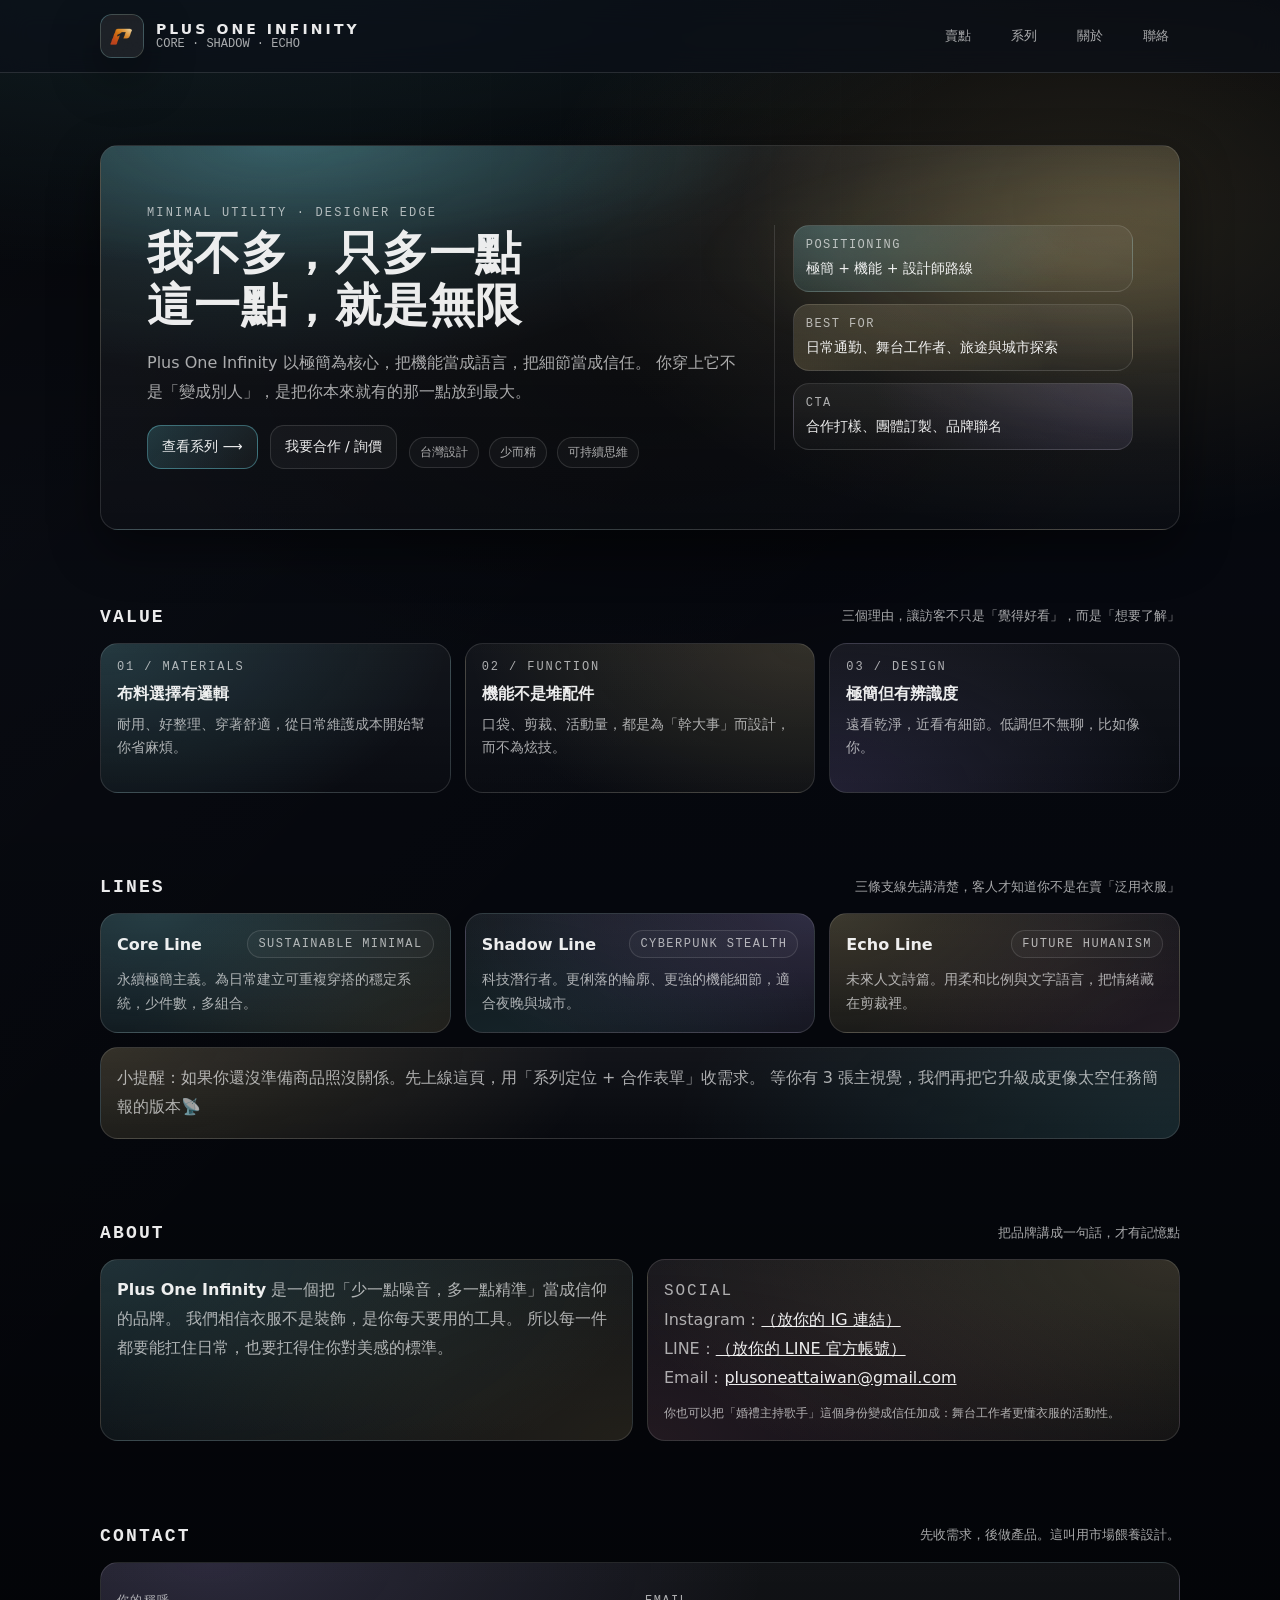
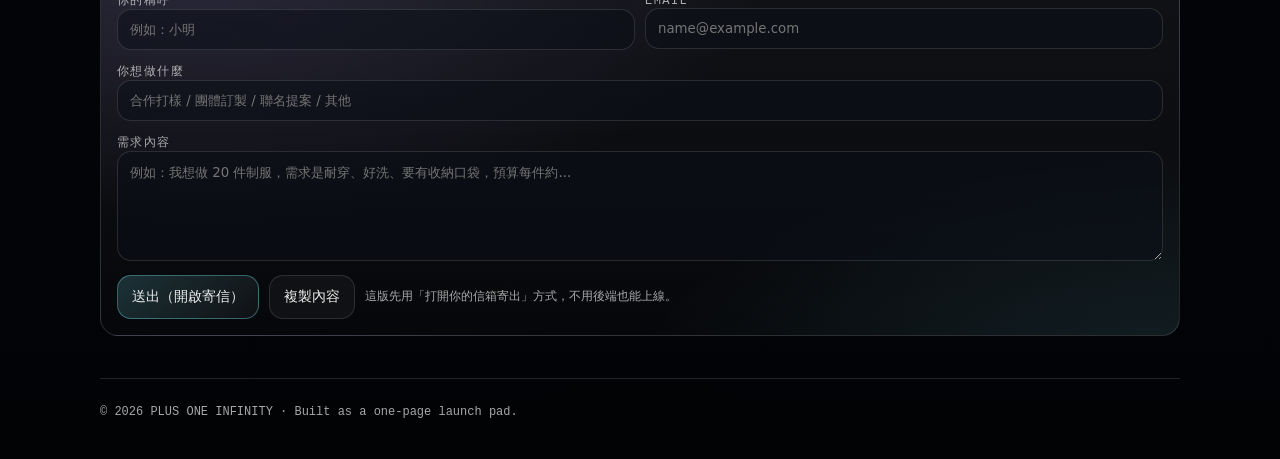
<file: index.html>
<!doctype html>
<html lang="zh-Hant">
<head>
  <meta charset="utf-8" />
  <meta name="viewport" content="width=device-width, initial-scale=1" />
  <title>Plus One Infinity | 官方網站</title>
  <meta name="description" content="Plus One Infinity：我不多，只多一點，但這一點，就是無限。" />
  <meta name="theme-color" content="#070a12" />

  <style>
    :root{
      --bg: #070a12;
      --panel: rgba(255,255,255,.06);
      --panel2: rgba(255,255,255,.09);
      --text: rgba(255,255,255,.92);
      --muted: rgba(255,255,255,.65);
      --line: rgba(255,255,255,.12);
      --accent: #7bf0ff; /* 想換品牌色改這裡 */
      --accent2: #ffe08a;
      --shadow: 0 18px 50px rgba(0,0,0,.45);
      --radius: 18px;
      --max: 1120px;
      --mono: ui-monospace, SFMono-Regular, Menlo, Monaco, Consolas, "Liberation Mono", "Courier New", monospace;
      --sans: ui-sans-serif, system-ui, -apple-system, "Segoe UI", "PingFang TC", "Noto Sans TC", Arial, sans-serif;
    }

    *{box-sizing:border-box}
    html{scroll-behavior:smooth}
    body{
      margin:0;
      font-family: var(--sans);
      color: var(--text);
      background:
        /* 主色光暈（保留第一版的青 + 金） */
        radial-gradient(1200px 600px at 15% -10%, rgba(123,240,255,.16), transparent 80%),
        radial-gradient(1000px 600px at 85% 10%, rgba(255,224,138,.12), transparent 55%),

        /* 加強灰黑漸層（讓字更清楚、整體更有深度） */
        radial-gradient(900px 520px at 50% 18%, rgba(0,0,0,.55), rgba(0,0,0,0) 60%),
        radial-gradient(1200px 900px at 50% 120%, rgba(0,0,0,.72), rgba(0,0,0,0) 62%),
        linear-gradient(180deg, rgba(0,0,0,.62) 0%, rgba(0,0,0,.18) 28%, rgba(0,0,0,.72) 100%),
        linear-gradient(135deg, rgba(255,255,255,.025) 0%, rgba(255,255,255,0) 45%),

        var(--bg);
      min-height:100vh;
    }
    a{color:inherit; text-decoration:none}
    .wrap{max-width:var(--max); margin:0 auto; padding:0 20px}
    .grid-bg{
      position:fixed; inset:0; pointer-events:none; opacity:.18;
      background-image:
        linear-gradient(to right, rgba(255,255,255,.06) 1px, transparent 1px),
        linear-gradient(to bottom, rgba(255,255,255,.06) 1px, transparent 1px);
      background-size: 70px 70px;
      mask-image: radial-gradient(600px 400px at 50% 10%, #000 45%, transparent 78%);
    }

    /* Top bar */
    .topbar{
      position:sticky; top:0; z-index:50;
      backdrop-filter: blur(14px);
      background: rgba(11,15,25,.68);
      border-bottom:1px solid var(--line);
    }
    .topbar .row{
      display:flex; align-items:center; justify-content:space-between;
      padding:14px 0;
      gap:14px;
    }
    .brand{
      display:flex; align-items:center; gap:12px;
      min-width: 220px;
    }
    .badge{
      width:36px; height:36px; border-radius:12px;
      border:1px solid var(--line);
      background: linear-gradient(135deg, rgba(123,240,255,.25), rgba(255,224,138,.12));
      box-shadow: var(--shadow);
      display:grid; place-items:center;
      font-family: var(--mono);
      letter-spacing:.5px;
    }
    .brand h1{
      margin:0;
      font-size: 14px;
      letter-spacing: .22em;
      text-transform: uppercase;
      font-weight: 700;
    }
    .brand .sub{
      font-size:12px; color:var(--muted);
      font-family: var(--mono);
    }
    nav{
      display:flex; gap:18px; flex-wrap:wrap;
      justify-content:flex-end;
    }
    nav a{
      font-size:13px;
      color: var(--muted);
      padding:8px 10px;
      border-radius: 12px;
      border: 1px solid transparent;
    }
    nav a:hover{
      color: var(--text);
      border-color: var(--line);
      background: rgba(255,255,255,.04);
    }

    /* Hero */
    .hero{padding:72px 0 34px}
    .hero .panel{
      border:1px solid var(--line);
      border-radius: var(--radius);
      background: linear-gradient(180deg, rgba(255,255,255,.06), rgba(255,255,255,.02));
      box-shadow: var(--shadow);
      overflow:hidden;
      position:relative;
    }
    .hero .panel::before{
      content:"";
      position:absolute; inset:-2px;
      background: radial-gradient(800px 220px at 20% 0%, rgba(123,240,255,.22), transparent 60%),
                  radial-gradient(700px 220px at 90% 30%, rgba(255,224,138,.16), transparent 55%);
      opacity:.7;
      pointer-events:none;
    }
    .hero .content{
      position:relative;
      padding: 44px 30px;
      display:grid;
      grid-template-columns: 1.25fr .75fr;
      gap: 28px;
      align-items:center;
    }
    .kicker{
      font-family: var(--mono);
      color: var(--muted);
      letter-spacing: .18em;
      font-size: 12px;
      text-transform: uppercase;
      margin-bottom: 12px;
    }
    .headline{
      margin:0 0 14px 0;
      font-size: clamp(28px, 3.6vw, 48px);
      line-height:1.12;
      letter-spacing: .02em;
    }
    .tagline{
      margin:0 0 18px 0;
      font-size: 16px;
      color: var(--muted);
      line-height:1.7;
    }
    .cta{
      display:flex; gap:12px; flex-wrap:wrap; align-items:center;
      margin-top: 18px;
    }
    .btn{
      display:inline-flex; align-items:center; justify-content:center;
      gap:10px;
      padding: 12px 14px;
      border-radius: 14px;
      border:1px solid var(--line);
      background: rgba(255,255,255,.04);
      color: var(--text);
      font-size: 14px;
      cursor:pointer;
      user-select:none;
    }
    .btn:hover{background: rgba(255,255,255,.06)}
    .btn.primary{
      border-color: rgba(123,240,255,.35);
      background: linear-gradient(135deg, rgba(123,240,255,.18), rgba(255,255,255,.04));
    }
    .btn.primary:hover{background: linear-gradient(135deg, rgba(123,240,255,.24), rgba(255,255,255,.05))}
    .meta{
      border-left:1px solid var(--line);
      padding-left: 18px;
      display:grid;
      gap: 12px;
    }
    .meta .stat{
      border:1px solid var(--line);
      border-radius: 16px;
      background: rgba(255,255,255,.04);
      padding: 12px 12px;
    }
    .meta .stat .t{
      font-family: var(--mono);
      font-size: 12px;
      color: var(--muted);
      letter-spacing:.12em;
      text-transform: uppercase;
      margin-bottom:6px;
    }
    .meta .stat .v{
      font-size: 14px;
      line-height:1.5;
    }
    .micro{
      display:flex; gap:10px; flex-wrap:wrap;
      margin-top: 12px;
      color: var(--muted);
      font-size: 12px;
      font-family: var(--mono);
    }
    .pill{
      border:1px solid var(--line);
      padding: 6px 10px;
      border-radius: 999px;
      background: rgba(255,255,255,.03);
    }

    /* Sections */
    section{padding: 42px 0}
    .section-title{
      display:flex; align-items:flex-end; justify-content:space-between;
      gap: 14px;
      margin-bottom: 16px;
    }
    h2{
      margin:0;
      font-size: 18px;
      letter-spacing:.12em;
      text-transform: uppercase;
      font-family: var(--mono);
    }
    .hint{color: var(--muted); font-size: 13px; line-height:1.6}
    .cards{
      display:grid;
      grid-template-columns: repeat(12, 1fr);
      gap: 14px;
    }
    .card{
      grid-column: span 4;
      border:1px solid var(--line);
      border-radius: var(--radius);
      background: rgba(255,255,255,.04);
      padding: 16px;
      min-height: 150px;
    }
    .card:hover{background: rgba(255,255,255,.05)}
    .card .label{
      font-family: var(--mono);
      color: var(--muted);
      font-size: 12px;
      letter-spacing:.16em;
      text-transform: uppercase;
      margin-bottom: 10px;
    }
    .card .title{
      margin:0 0 8px 0;
      font-size: 16px;
    }
    .card .desc{
      margin:0;
      color: var(--muted);
      line-height:1.7;
      font-size: 14px;
    }

    /* Lines */
    .lines{display:grid; grid-template-columns: repeat(12, 1fr); gap:14px}
    .line-card{
      grid-column: span 4;
      border:1px solid var(--line);
      border-radius: var(--radius);
      background: linear-gradient(180deg, rgba(255,255,255,.05), rgba(255,255,255,.03));
      padding: 16px;
    }
    .line-card .top{
      display:flex; justify-content:space-between; align-items:center; gap:12px;
      margin-bottom: 10px;
    }
    .chip{
      font-family: var(--mono);
      font-size: 12px;
      letter-spacing:.12em;
      text-transform: uppercase;
      padding: 6px 10px;
      border-radius: 999px;
      border:1px solid var(--line);
      background: rgba(255,255,255,.03);
      color: var(--muted);
      white-space:nowrap;
    }
    .line-card .name{
      margin:0;
      font-size: 16px;
    }
    .line-card .copy{
      margin:0;
      color: var(--muted);
      font-size: 14px;
      line-height:1.7;
    }

    /* About + Contact */
    .two{
      display:grid;
      grid-template-columns: 1fr 1fr;
      gap: 14px;
    }
    .panel{
      border:1px solid var(--line);
      border-radius: var(--radius);
      background: rgba(255,255,255,.04);
      padding: 16px;
    }
    .panel p{margin:0; color: var(--muted); line-height:1.8}
    form{
      display:grid; gap:10px;
      margin-top: 10px;
    }
    label{
      font-family: var(--mono);
      font-size: 12px;
      color: var(--muted);
      letter-spacing:.12em;
      text-transform: uppercase;
    }
    input, textarea{
      width:100%;
      border-radius: 14px;
      border:1px solid var(--line);
      background: rgba(11,15,25,.55);
      color: var(--text);
      padding: 12px 12px;
      outline:none;
      font-family: var(--sans);
    }
    textarea{min-height: 110px; resize: vertical}
    .row2{display:grid; grid-template-columns:1fr 1fr; gap:10px}
    .small{font-size:12px; color: var(--muted); line-height:1.6}
    .footer{
      padding: 26px 0 40px;
      border-top: 1px solid var(--line);
      color: var(--muted);
      font-family: var(--mono);
      font-size: 12px;
    }

    /* Toast */
    .toast{
      position: fixed;
      right: 16px;
      bottom: 16px;
      max-width: 360px;
      padding: 12px 14px;
      border-radius: 14px;
      border: 1px solid var(--line);
      background: rgba(11,15,25,.8);
      backdrop-filter: blur(14px);
      color: var(--text);
      box-shadow: var(--shadow);
      opacity: 0;
      transform: translateY(10px);
      transition: .22s ease;
      pointer-events:none;
      font-size: 13px;
      line-height:1.5;
    }
    .toast.show{opacity:1; transform: translateY(0)}

    /* Responsive */
    @media (max-width: 900px){
      .hero .content{grid-template-columns: 1fr; padding: 28px 18px}
      .meta{border-left:none; padding-left:0}
      .cards .card{grid-column: span 6}
      .lines .line-card{grid-column: span 12}
      .two{grid-template-columns: 1fr}
      nav{gap: 8px}
      .brand{min-width:auto}
    }
    @media (max-width: 520px){
      .cards .card{grid-column: span 12}
      .row2{grid-template-columns:1fr}
    }
  
    /* --- Per-box gradients: every dialog/card gets its own vibe --- */
    /* Big hero panel */
    .hero .panel{
      background:
        radial-gradient(900px 420px at 15% 0%, rgba(123,240,255,.18), transparent 55%),
        radial-gradient(760px 420px at 100% 15%, rgba(255,224,138,.16), transparent 58%),
        linear-gradient(180deg, rgba(255,255,255,.065), rgba(255,255,255,.02));
    }

    /* Hero meta stats (POSITIONING / BEST FOR / CTA) */
    .hero .meta .stat:nth-child(1){
      background:
        radial-gradient(420px 240px at 10% 0%, rgba(123,240,255,.18), transparent 60%),
        linear-gradient(180deg, rgba(255,255,255,.06), rgba(255,255,255,.02));
    }
    .hero .meta .stat:nth-child(2){
      background:
        radial-gradient(420px 240px at 0% 100%, rgba(255,224,138,.16), transparent 62%),
        linear-gradient(180deg, rgba(255,255,255,.06), rgba(255,255,255,.02));
    }
    .hero .meta .stat:nth-child(3){
      background:
        radial-gradient(420px 240px at 100% 0%, rgba(180,160,255,.14), transparent 62%),
        linear-gradient(180deg, rgba(255,255,255,.06), rgba(255,255,255,.02));
    }

    /* Lines cards: Core / Shadow / Echo */
    #lines .line-card:nth-child(1){
      background:
        radial-gradient(620px 320px at 15% 0%, rgba(123,240,255,.18), transparent 60%),
        radial-gradient(520px 320px at 100% 110%, rgba(255,224,138,.10), transparent 62%),
        linear-gradient(180deg, rgba(255,255,255,.055), rgba(255,255,255,.02));
    }
    #lines .line-card:nth-child(2){
      background:
        radial-gradient(620px 320px at 100% 0%, rgba(180,160,255,.18), transparent 60%),
        radial-gradient(520px 320px at 10% 110%, rgba(123,240,255,.10), transparent 62%),
        linear-gradient(180deg, rgba(255,255,255,.055), rgba(255,255,255,.02));
    }
    #lines .line-card:nth-child(3){
      background:
        radial-gradient(620px 320px at 0% 0%, rgba(255,224,138,.18), transparent 60%),
        radial-gradient(520px 320px at 100% 110%, rgba(255,160,200,.10), transparent 62%),
        linear-gradient(180deg, rgba(255,255,255,.055), rgba(255,255,255,.02));
    }

    /* Panel after Lines (reminder box) */
    #lines .panel{
      background:
        radial-gradient(820px 380px at 0% 0%, rgba(255,224,138,.14), transparent 60%),
        radial-gradient(820px 420px at 100% 100%, rgba(123,240,255,.12), transparent 62%),
        linear-gradient(180deg, rgba(255,255,255,.06), rgba(255,255,255,.02));
    }

    /* Value cards (01/02/03) */
    .cards .card:nth-child(1){
      background:
        radial-gradient(560px 320px at 0% 0%, rgba(123,240,255,.16), transparent 62%),
        linear-gradient(180deg, rgba(255,255,255,.05), rgba(255,255,255,.02));
    }
    .cards .card:nth-child(2){
      background:
        radial-gradient(560px 320px at 100% 0%, rgba(255,224,138,.14), transparent 62%),
        linear-gradient(180deg, rgba(255,255,255,.05), rgba(255,255,255,.02));
    }
    .cards .card:nth-child(3){
      background:
        radial-gradient(560px 320px at 0% 100%, rgba(180,160,255,.14), transparent 62%),
        linear-gradient(180deg, rgba(255,255,255,.05), rgba(255,255,255,.02));
    }

    /* About + Social panels */
    #about .panel{
      background:
        radial-gradient(900px 420px at 0% 0%, rgba(123,240,255,.14), transparent 62%),
        radial-gradient(900px 420px at 100% 100%, rgba(255,224,138,.10), transparent 62%),
        linear-gradient(180deg, rgba(255,255,255,.055), rgba(255,255,255,.02));
    }
    #about .wrap .panel:nth-of-type(2){
      background:
        radial-gradient(900px 420px at 100% 0%, rgba(255,224,138,.14), transparent 62%),
        radial-gradient(900px 420px at 0% 100%, rgba(255,160,200,.10), transparent 62%),
        linear-gradient(180deg, rgba(255,255,255,.055), rgba(255,255,255,.02));
    }

    /* Contact form panel */
    #contact .panel{
      background:
        radial-gradient(900px 420px at 10% 0%, rgba(180,160,255,.16), transparent 62%),
        radial-gradient(900px 420px at 100% 120%, rgba(123,240,255,.12), transparent 62%),
        linear-gradient(180deg, rgba(255,255,255,.06), rgba(255,255,255,.02));
    }
/* ✅ 核彈級修正：強制把左上 badge 壓成固定尺寸 */
header.topbar a.brand .badge{
  width: 44px;
  height: 44px;
  display: inline-flex;
  align-items: center;
  justify-content: center;
  overflow: hidden;
  padding: 0;
  flex: 0 0 44px;
}

header.topbar a.brand .badge .badge-logo{
  width: 100%;
  height: 100%;
  object-fit: contain;
  display: block;
}
header.topbar a.brand{
  display: inline-flex;
  align-items: center;
  gap: 12px; /* badge 和文字的距離 */
}

}

header.topbar a.brand .badge .badge-logo{
  width: 100% !important;
  height: 100% !important;
  object-fit: contain !important;
  display: block !important;
}
  </style>
</head>

<body>
  <div class="grid-bg" aria-hidden="true"></div>

  <header class="topbar">
    <div class="wrap">
      <div class="row">
        <a class="brand" href="#top" aria-label="回到頂部">
          <div class="badge">
  <img src="assets/logo.png" alt="Plus One Infinity" class="badge-logo">
</div>
          <div>
            <h1>PLUS ONE INFINITY</h1>
            <div class="sub">CORE · SHADOW · ECHO</div>
          </div>
        </a>

        <nav aria-label="主要導覽">
          <a href="#features">賣點</a>
          <a href="#lines">系列</a>
          <a href="#about">關於</a>
          <a href="#contact">聯絡</a>
        </nav>
      </div>
    </div>
  </header>

  <main id="top">
    <section class="hero">
      <div class="wrap">
        <div class="panel">
          <div class="content">
            <div>
              <div class="kicker">Minimal Utility · Designer Edge</div>
              <h2 class="headline">我不多，只多一點<br>這一點，就是無限</h2>
              <p class="tagline">
                Plus One Infinity 以極簡為核心，把機能當成語言，把細節當成信任。
                你穿上它不是「變成別人」，是把你本來就有的那一點放到最大。
              </p>

              <div class="cta">
                <a class="btn primary" href="#lines" role="button">查看系列 ⟶</a>
                <a class="btn" href="#contact" role="button">我要合作 / 詢價</a>
                <span class="micro">
                  <span class="pill">台灣設計</span>
                  <span class="pill">少而精</span>
                  <span class="pill">可持續思維</span>
                </span>
              </div>
            </div>

            <aside class="meta" aria-label="快速資訊">
              <div class="stat">
                <div class="t">Positioning</div>
                <div class="v">極簡 + 機能 + 設計師路線</div>
              </div>
              <div class="stat">
                <div class="t">Best For</div>
                <div class="v">日常通勤、舞台工作者、旅途與城市探索</div>
              </div>
              <div class="stat">
                <div class="t">CTA</div>
                <div class="v">合作打樣、團體訂製、品牌聯名</div>
              </div>
            </aside>
          </div>
        </div>
      </div>
    </section>

    <section id="features">
      <div class="wrap">
        <div class="section-title">
          <h2>Value</h2>
          <div class="hint">三個理由，讓訪客不只是「覺得好看」，而是「想要了解」</div>
        </div>

        <div class="cards">
          <article class="card">
            <div class="label">01 / Materials</div>
            <h3 class="title">布料選擇有邏輯</h3>
            <p class="desc">耐用、好整理、穿著舒適，從日常維護成本開始幫你省麻煩。</p>
          </article>

          <article class="card">
            <div class="label">02 / Function</div>
            <h3 class="title">機能不是堆配件</h3>
            <p class="desc">口袋、剪裁、活動量，都是為「幹大事」而設計，而不為炫技。</p>
          </article>

          <article class="card">
            <div class="label">03 / Design</div>
            <h3 class="title">極簡但有辨識度</h3>
            <p class="desc">遠看乾淨，近看有細節。低調但不無聊，比如像你。</p>
          </article>
        </div>
      </div>
    </section>

    <section id="lines">
      <div class="wrap">
        <div class="section-title">
          <h2>Lines</h2>
          <div class="hint">三條支線先講清楚，客人才知道你不是在賣「泛用衣服」</div>
        </div>

        <div class="lines">
          <div class="line-card">
            <div class="top">
              <h3 class="name">Core Line</h3>
              <span class="chip">Sustainable Minimal</span>
            </div>
            <p class="copy">永續極簡主義。為日常建立可重複穿搭的穩定系統，少件數，多組合。</p>
          </div>

          <div class="line-card">
            <div class="top">
              <h3 class="name">Shadow Line</h3>
              <span class="chip">Cyberpunk Stealth</span>
            </div>
            <p class="copy">科技潛行者。更俐落的輪廓、更強的機能細節，適合夜晚與城市。</p>
          </div>

          <div class="line-card">
            <div class="top">
              <h3 class="name">Echo Line</h3>
              <span class="chip">Future Humanism</span>
            </div>
            <p class="copy">未來人文詩篇。用柔和比例與文字語言，把情緒藏在剪裁裡。</p>
          </div>
        </div>

        <div style="margin-top:14px" class="panel">
          <p>
            小提醒：如果你還沒準備商品照沒關係。先上線這頁，用「系列定位 + 合作表單」收需求。
            等你有 3 張主視覺，我們再把它升級成更像太空任務簡報的版本📡
          </p>
        </div>
      </div>
    </section>

    <section id="about">
      <div class="wrap">
        <div class="section-title">
          <h2>About</h2>
          <div class="hint">把品牌講成一句話，才有記憶點</div>
        </div>

        <div class="two">
          <div class="panel">
            <p>
              <strong style="color:var(--text)">Plus One Infinity</strong>
              是一個把「少一點噪音，多一點精準」當成信仰的品牌。
              我們相信衣服不是裝飾，是你每天要用的工具。
              所以每一件都要能扛住日常，也要扛得住你對美感的標準。
            </p>
          </div>

          <div class="panel">
            <p>
              <span style="font-family:var(--mono); letter-spacing:.12em; color:var(--muted); text-transform:uppercase;">Social</span><br/>
              Instagram：<a href="#" style="color:var(--text); text-decoration:underline">（放你的 IG 連結）</a><br/>
              LINE：<a href="#" style="color:var(--text); text-decoration:underline">（放你的 LINE 官方帳號）</a><br/>
              Email：<a href="mailto:plusoneattaiwan@gmail.com" style="color:var(--text); text-decoration:underline">plusoneattaiwan@gmail.com</a>
            </p>
            <p style="margin-top:10px" class="small">你也可以把「婚禮主持歌手」這個身份變成信任加成：舞台工作者更懂衣服的活動性。</p>
          </div>
        </div>
      </div>
    </section>

    <section id="contact">
      <div class="wrap">
        <div class="section-title">
          <h2>Contact</h2>
          <div class="hint">先收需求，後做產品。這叫用市場餵養設計。</div>
        </div>

        <div class="panel">
          <form id="contactForm">
            <div class="row2">
              <div>
                <label for="name">你的稱呼</label>
                <input id="name" name="name" placeholder="例如：小明" autocomplete="name" />
              </div>
              <div>
                <label for="email">Email</label>
                <input id="email" name="email" placeholder="name@example.com" autocomplete="email" />
              </div>
            </div>

            <div>
              <label for="topic">你想做什麼</label>
              <input id="topic" name="topic" placeholder="合作打樣 / 團體訂製 / 聯名提案 / 其他" />
            </div>

            <div>
              <label for="message">需求內容</label>
              <textarea id="message" name="message" placeholder="例如：我想做 20 件制服，需求是耐穿、好洗、要有收納口袋，預算每件約..."></textarea>
            </div>

            <div style="display:flex; gap:10px; flex-wrap:wrap; align-items:center">
              <button class="btn primary" type="submit">送出（開啟寄信）</button>
              <button class="btn" type="button" id="copyBtn">複製內容</button>
              <span class="small">這版先用「打開你的信箱寄出」方式，不用後端也能上線。</span>
            </div>
          </form>
        </div>
      </div>
    </section>

    <div class="wrap">
      <footer class="footer">
        <div>© <span id="year"></span> PLUS ONE INFINITY · Built as a one-page launch pad.</div>
      </footer>
    </div>
  </main>

  <div class="toast" id="toast" role="status" aria-live="polite"></div>

  <script>
    const yearEl = document.getElementById("year");
    yearEl.textContent = new Date().getFullYear();

    const toast = (msg) => {
      const el = document.getElementById("toast");
      el.textContent = msg;
      el.classList.add("show");
      clearTimeout(window.__t);
      window.__t = setTimeout(() => el.classList.remove("show"), 2400);
    };

    const form = document.getElementById("contactForm");
    const copyBtn = document.getElementById("copyBtn");

    const getVal = (id) => document.getElementById(id).value.trim();

    const buildMail = () => {
      const name = getVal("name");
      const email = getVal("email");
      const topic = getVal("topic");
      const message = getVal("message");

      const subject = `[合作/詢價] ${topic || "未填主題"} - ${name || "未署名"}`;
      const body =
`稱呼：${name || "-"}
Email：${email || "-"}
主題：${topic || "-"}

需求內容：
${message || "-"}

（由一頁式官網表單產生）`;

      return { subject, body };
    };

    const isEmailLike = (v) => /^[^\s@]+@[^\s@]+\.[^\s@]+$/.test(v);

    form.addEventListener("submit", (e) => {
      e.preventDefault();

      const email = getVal("email");
      const message = getVal("message");

      if (email && !isEmailLike(email)) {
        toast("Email 格式怪怪的，你是不是少打一個 .com 或多打一個空白");
        return;
      }
      if (!message) {
        toast("先寫一下需求內容，不然我不知道要幫你把夢翻成布料");
        return;
      }

      const { subject, body } = buildMail();
      const to = "plusoneattaiwan@gmail.com"; // TODO: 改成你的收件信箱
      const url = `mailto:${encodeURIComponent(to)}?subject=${encodeURIComponent(subject)}&body=${encodeURIComponent(body)}`;

      toast("已幫你組好信件內容，準備開啟信箱");
      window.location.href = url;
    });

    copyBtn.addEventListener("click", async () => {
      const { subject, body } = buildMail();
      const text = `Subject: ${subject}\n\n${body}`;
      try{
        await navigator.clipboard.writeText(text);
        toast("已複製，貼到任何地方都能用");
      }catch{
        toast("複製失敗，可能是瀏覽器權限不給力");
      }
    });
  </script>
</body>
</html>
</file>
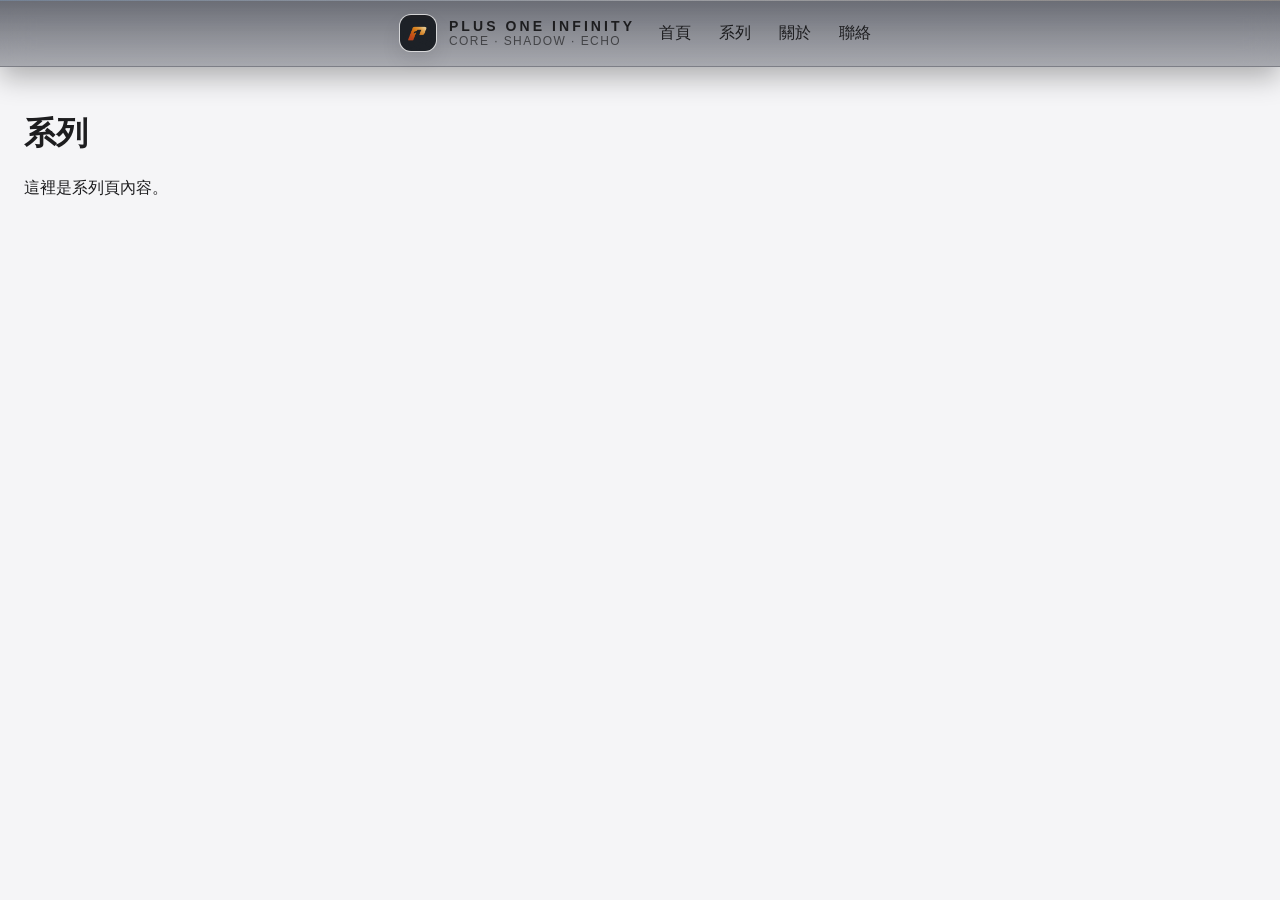
<file: series/index.html>
<!doctype html>
<html lang="zh-Hant">
<head>
  <meta charset="utf-8" />
  <meta name="viewport" content="width=device-width, initial-scale=1" />
  <title>系列 | Plus One Infinity</title>
  <link rel="stylesheet" href="../assets/css/styles.css" />
</head>
<body class="series-page">
  <header class="topbar">
    <div class="wrap">
      <div class="row">
        <a class="brand" href="../" aria-label="回到首頁">
          <div class="badge">
            <img src="../assets/logo.png" alt="Plus One Infinity" class="badge-logo">
          </div>
          <div>
            <h1>PLUS ONE INFINITY</h1>
            <div class="sub">CORE · SHADOW · ECHO</div>
          </div>
        </a>

        <button class="burger" type="button" aria-label="開啟選單" aria-expanded="false">
          ☰
        </button>

        <nav class="menu" data-open="false" aria-label="主要導覽">
          <a href="../">首頁</a>
          <a href="./">系列</a>
          <a href="../about.html">關於</a>
          <a href="../contact.html">聯絡</a>
        </nav>
      </div>
    </div>
  </header>

  <main class="page">
    <h1>系列</h1>
    <p>這裡是系列頁內容。</p>
  </main>

  <script src="../assets/js/main.js"></script>
</body>
</html>
</file>
<file: assets/css/styles.css>
body { margin: 0; }
.series-page { background: #f5f5f7; color: #1d1d1f; font-family: -apple-system, BlinkMacSystemFont, "SF Pro Text", "Segoe UI", "PingFang TC", "Noto Sans TC", sans-serif; }
.series-page a { color: inherit; }

.page { padding: 24px; }

.wrap { max-width: 1120px; margin: 0 auto; padding: 0 20px; }
.row { display: flex; align-items: center; justify-content: space-between; padding: 14px 0; gap: 14px; }
.brand { display: flex; align-items: center; gap: 12px; min-width: 220px; color: inherit; text-decoration: none; }
.brand h1 { margin: 0; font-size: 14px; letter-spacing: .22em; text-transform: uppercase; font-weight: 700; }
.brand .sub { font-size: 12px; color: rgba(0,0,0,.55); letter-spacing: .12em; text-transform: uppercase; }
.badge {
  width: 36px;
  height: 36px;
  border-radius: 12px;
  border: 1px solid rgba(0,0,0,.08);
  background: rgba(255,255,255,.8);
  box-shadow: 0 10px 20px rgba(0,0,0,.08);
  display: grid;
  place-items: center;
  overflow: hidden;
}
.badge .badge-logo { width: 100%; height: 100%; object-fit: contain; display: block; }

.topbar {
  position: sticky;
  top: 0;
  z-index: 50;
  -webkit-backdrop-filter: blur(18px) saturate(160%);
  backdrop-filter: blur(18px) saturate(160%);
  background: linear-gradient(180deg,
    rgba(20, 24, 36, .62) 0%,
    rgba(20, 24, 36, .46) 55%,
    rgba(20, 24, 36, .34) 100%
  );
  border-bottom: 1px solid rgba(255,255,255,.12);
  box-shadow: 0 10px 28px rgba(0,0,0,.30), inset 0 1px 0 rgba(255,255,255,.14);
}

.topbar::before {
  content: "";
  position: absolute;
  left: 0;
  right: 0;
  top: 0;
  height: 1px;
  background: linear-gradient(90deg,
    rgba(10,132,255,.18),
    rgba(255,255,255,.40),
    rgba(245,180,80,.18)
  );
  opacity: .55;
  pointer-events: none;
}

@supports not ((backdrop-filter: blur(1px)) or (-webkit-backdrop-filter: blur(1px))) {
  .topbar {
    background: rgba(255,255,255,.92);
  }
}

.burger {
  margin-left: auto;
  font-size: 20px;
  background: transparent;
  color: inherit;
  border: 1px solid rgba(0,0,0,.15);
  border-radius: 10px;
  padding: 6px 10px;
}

.menu {
  display: none;
  position: absolute;
  right: 16px;
  top: 56px;
  background: rgba(255,255,255,.94);
  border: 1px solid rgba(0,0,0,.08);
  border-radius: 14px;
  padding: 10px;
  min-width: 160px;
  box-shadow: 0 16px 30px rgba(0,0,0,.12);
}

.menu a {
  display: block;
  color: inherit;
  text-decoration: none;
  padding: 10px;
  border-radius: 10px;
}

.menu a:hover { background: rgba(0,0,0,.05); }

.menu[data-open="true"] { display: block; }

.series-grid {
  display: grid;
  grid-template-columns: repeat(3, minmax(0, 1fr));
  gap: 16px;
  margin-top: 18px;
}

.series-card {
  border: 1px solid rgba(0,0,0,.08);
  border-radius: 16px;
  background: linear-gradient(135deg, rgba(10,132,255,.08) 0%, rgba(245,180,80,.10) 100%);
  padding: 18px;
  box-shadow: 0 12px 20px rgba(0,0,0,.06);
}

.series-card h2 {
  margin: 0 0 8px 0;
  font-size: 18px;
}

.series-card p {
  margin: 0;
  color: rgba(0,0,0,.6);
  line-height: 1.6;
}

@media (min-width: 900px) {
  .burger { display: none; }
  .menu {
    display: flex;
    position: static;
    margin-left: auto;
    background: transparent;
    border: 0;
    padding: 0;
    gap: 8px;
    box-shadow: none;
  }
  .menu a { padding: 8px 10px; }
}

@media (max-width: 900px) {
  .series-grid { grid-template-columns: 1fr; }
}

.topbar{
  display:flex;
  align-items:center;
  gap:12px;
}

.burger{
  margin-left:auto;
  display:inline-flex;
  align-items:center;
  justify-content:center;
}

.menu{
  display:none;
  position:absolute;
  right:16px;
  top:56px;
}

.menu[data-open="true"]{ display:block; }

@media (min-width: 900px){
  .burger{ display:none; }
  .menu{
    display:flex;
    position:static;
    margin-left:auto;
    right:auto; top:auto;
  }
}
</file>
